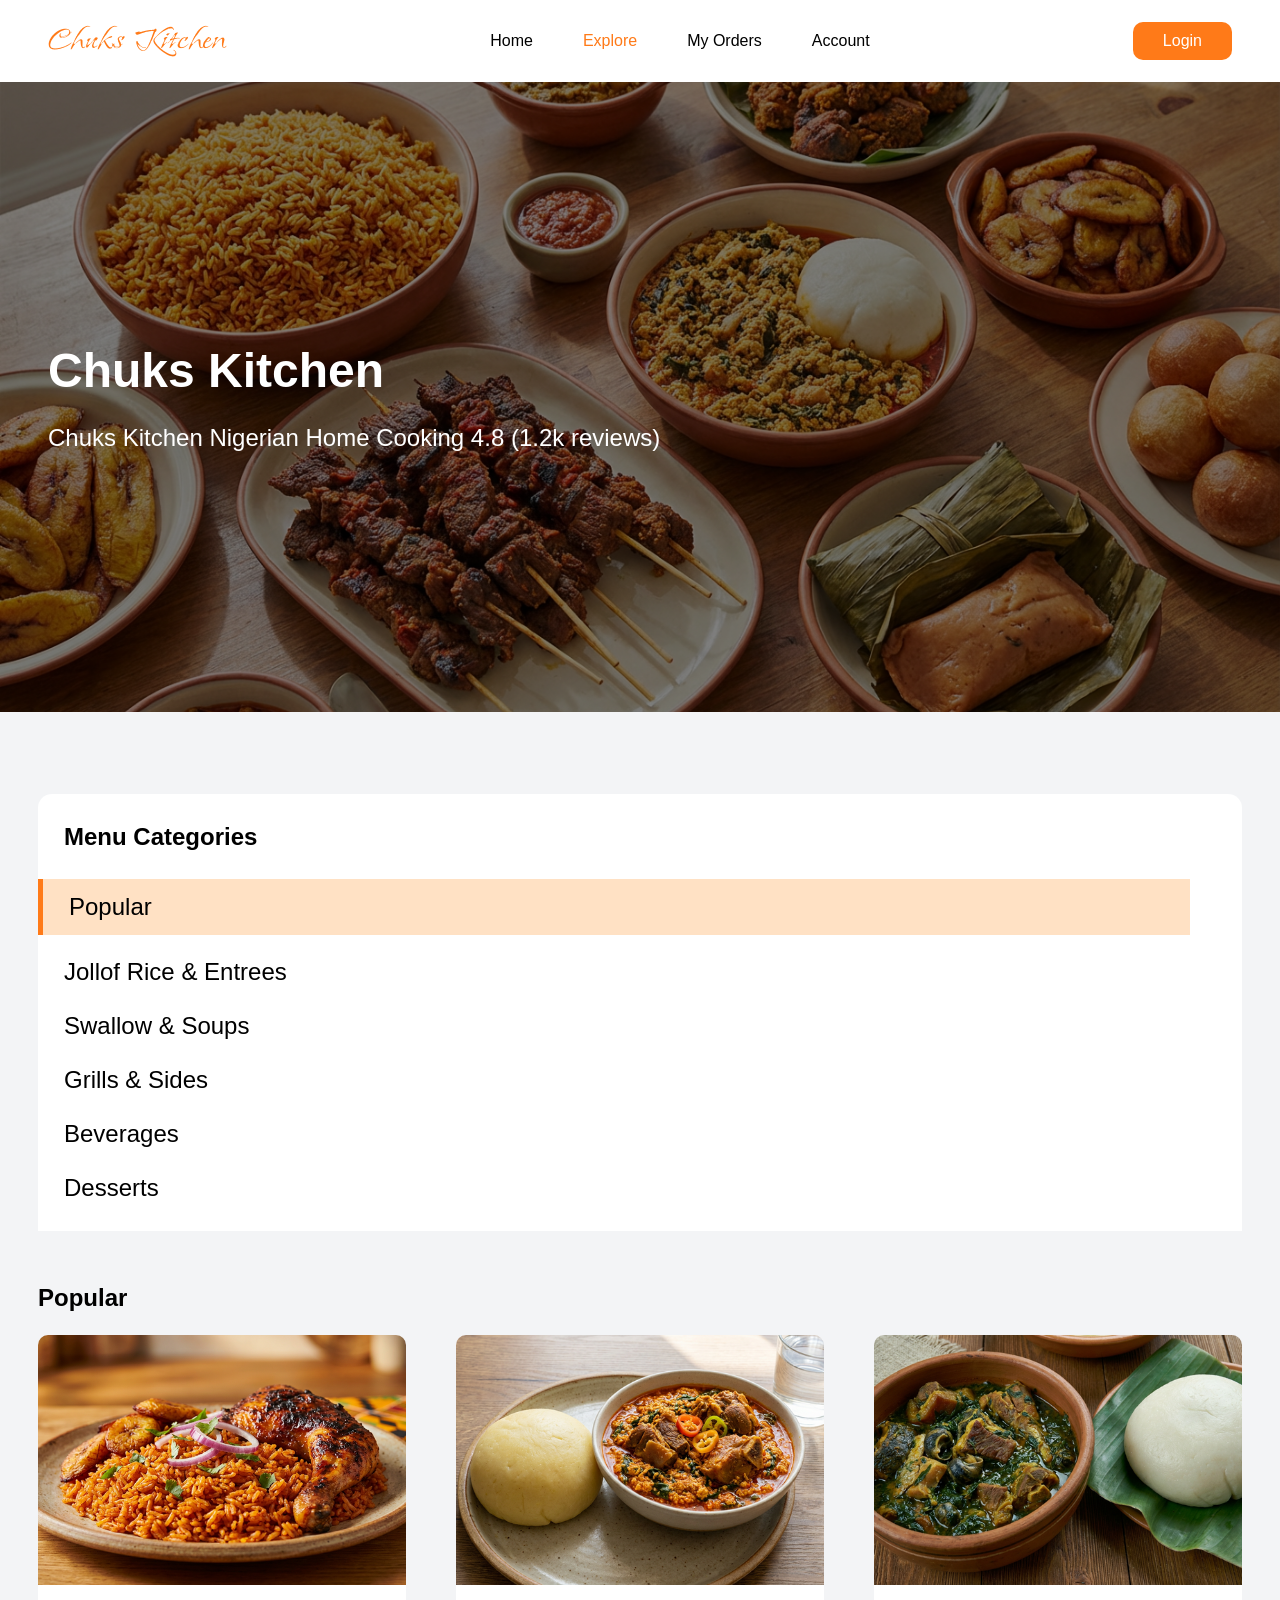
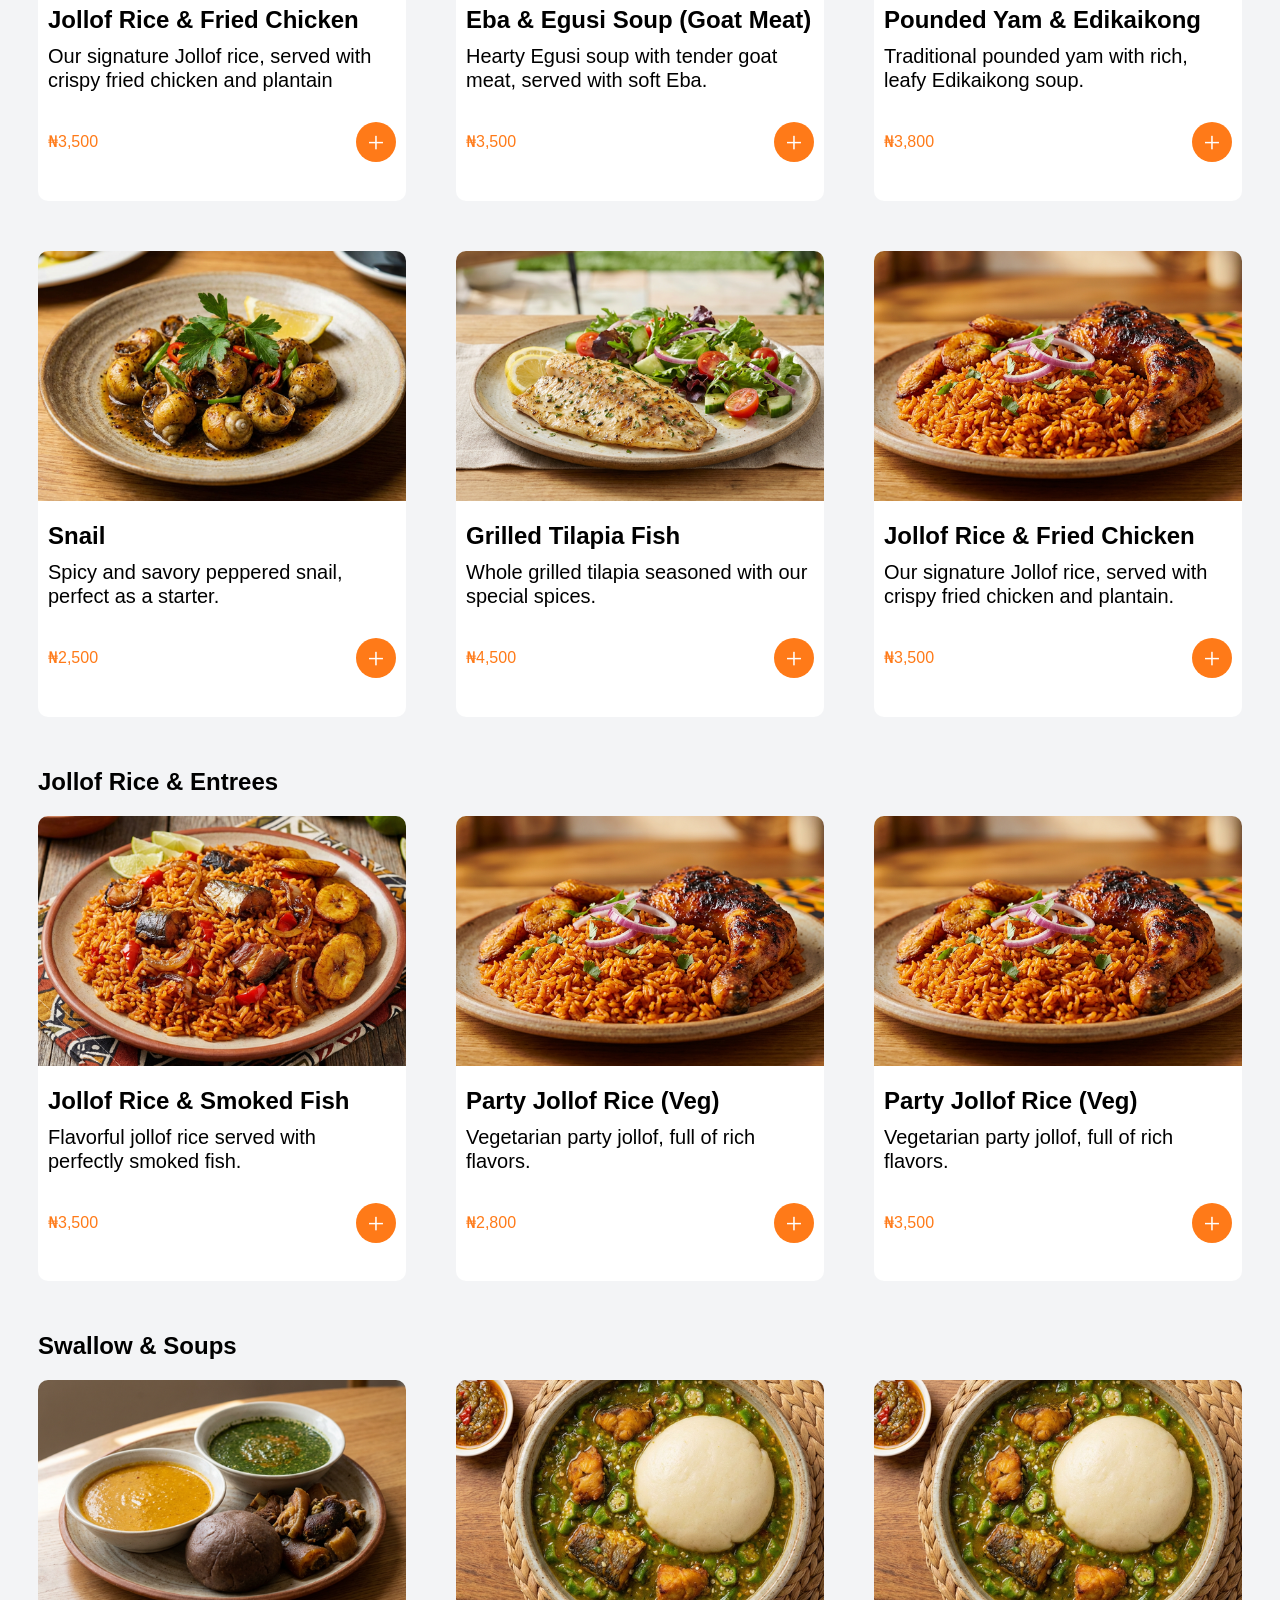
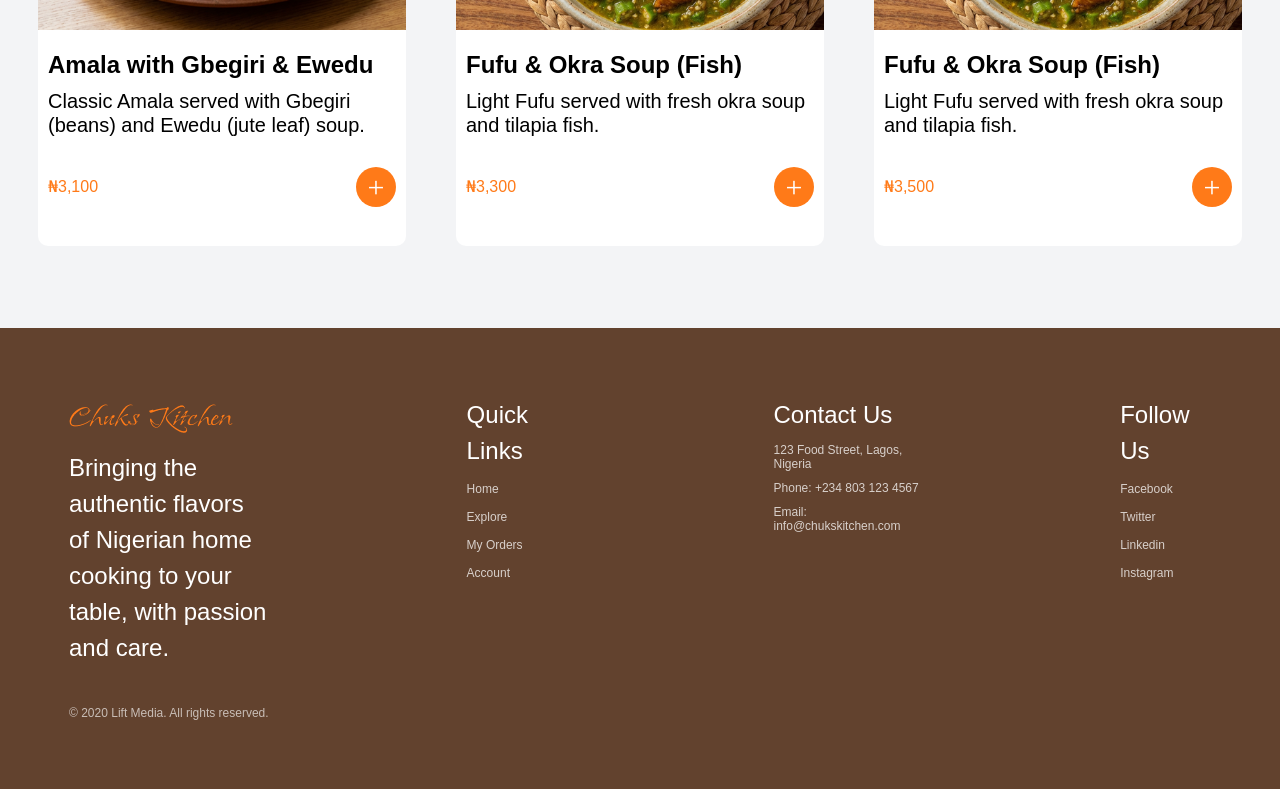
<file: menu.html>
<!DOCTYPE html>
<html lang="en">
<head>
    <meta charset="UTF-8">
    <meta name="viewport" content="width=device-width, initial-scale=1.0">
    <title>Menu</title>
    <link rel="preconnect" href="https://fonts.googleapis.com">
    <link rel="preconnect" href="https://fonts.gstatic.com" crossorigin>
    <link href="https://fonts.googleapis.com/css2?family=Island+Moments&display=swap" rel="stylesheet">
    <link rel="stylesheet" href="style.css">

    <style>
        h4{
    font-family: "Inter", sans-serif;
    font-weight: 600;
    font-size: 24px;
    line-height: 29px;
        }
    </style>
</head>
<body>
     <header>

        <nav class="navbar">
            <h1><a href="#">Chuks Kitchen</a></h1>
            <ul class="nav-links">
                <li><a href="index.html">Home</a></li>
                <li><a href="menu.html" id="active">Explore</a></li>
                <li><a href="#">My Orders</a></li>
                <li><a href="#">Account</a></li>
            </ul>
            <a href="" class="btn">Login</a>
        </nav>
        
    </header>

    <main>
        <section class="menu-hero">
            <div class="menu_hero-text">
                <h2>Chuks Kitchen</h2>
                <p>Chuks Kitchen Nigerian Home Cooking 4.8 (1.2k reviews)</p>
            </div>
        </section>

        <section class="menu-categories">

            <div class="categories">
                <h3>Menu Categories</h3>
                <a href="#popular" class="popular_text">Popular</a>
                <a href="#jollof-entry">Jollof Rice & Entrees</a>
                <a href="#swallow">Swallow & Soups</a>
                <a href="#">Grills & Sides</a>
                <a href="#">Beverages</a>
                <a href="#">Desserts</a>
            </div>

            <div class="menu-items">
                
                <div class="popular_category" id="popular">

                    <h3>Popular</h3>
                    <div class="grid">

                        <div class="menu-card special-card">
                            <img src="/resources/dish1.png" alt="Dish 1">
                            <div class="card-text">
                                <h4>Jollof Rice & Fried Chicken</h4>
                                <p>Our signature Jollof rice, served with crispy fried chicken and plantain</p>
                            </div>
                            
                            <div class="add-to_cart">
                                <p>₦3,500</p>
                                <span class="add-btn">+</span>
                            </div>
                            
                        </div>

                        <div class="menu-card special-card">
                            <img src="/resources/eba.png" alt="Dish 1">
                            <div class="card-text">
                                <h4>Eba & Egusi Soup (Goat Meat)</h4>
                                <p>Hearty Egusi soup with tender goat meat, served with soft Eba.</p>
                            </div>
                            
                            <div class="add-to_cart">
                                <p>₦3,500</p>
                                <span class="add-btn">+</span>
                            </div>
                            
                        </div>

                        <div class="menu-card special-card">
                            <img src="/resources/pounded.png" alt="Dish 1">
                            <div class="card-text">
                                <h4>Pounded Yam & Edikaikong</h4>
                                <p>Traditional pounded yam with rich, leafy Edikaikong soup.</p>

                            </div>
                            
                            <div class="add-to_cart">
                                <p>₦3,800</p>
                                <span class="add-btn">+</span>
                            </div>
                            
                        </div>

                        <div class="menu-card special-card">
                            <img src="/resources/snail.png" alt="Dish 1">
                            <div class="card-text">
                                <h4>Snail</h4>
                                <p>Spicy and savory peppered snail, perfect as a starter.</p>
                            </div>
                            
                            <div class="add-to_cart">
                                <p>₦2,500</p>
                                <span class="add-btn">+</span>
                            </div>
                            
                        </div>

                        <div class="menu-card special-card">
                            <img src="/resources/tilapia.png" alt="Dish 1">
                            <div class="card-text">
                                <h4>Grilled Tilapia Fish</h4>
                                <p>Whole grilled tilapia seasoned with our special spices.</p>
                            </div>
                            
                            <div class="add-to_cart">
                                <p>₦4,500</p>
                                <span class="add-btn">+</span>
                            </div>
                            
                        </div>


                        <div class="menu-card special-card">
                            <img src="/resources/dish1.png" alt="Dish 1">
                            <div class="card-text">
                                <h4>Jollof Rice & Fried Chicken</h4>
                                <p>Our signature Jollof rice, served with crispy fried chicken and plantain.</p>
                            </div>
                            
                            <div class="add-to_cart" >
                                <p>₦3,500</p>
                                <span class="add-btn">+</span>
                            </div>
                            
                        </div>
                    </div>
                </div>    
                    
                <div class="jollof-entry" id="jollof-entry">
                    <h4>Jollof Rice & Entrees</h4>

                    <div class="grid">

                        <div class="menu-card special-card">
                            <img src="/resources/smoked fish.png" alt="Dish 1">
                            <div class="card-text">
                                <h4>Jollof Rice & Smoked Fish</h4>
                                <p>Flavorful jollof rice served with perfectly smoked fish.</p>
                            </div>
                            
                            <div class="add-to_cart">
                                <p>₦3,500</p>
                                <span class="add-btn">+</span>
                            </div>
                            
                        </div>

                        <div class="menu-card special-card">
                            <img src="/resources/dish1.png" alt="Dish 1">
                            <div class="card-text">
                                <h4>Party Jollof Rice (Veg)</h4>
                                <p>Vegetarian party jollof, full of rich flavors.</p>
                            </div>
                            
                            <div class="add-to_cart">
                                <p>₦2,800</p>
                                <span class="add-btn">+</span>
                            </div>
                            
                        </div>

                        <div class="menu-card special-card">
                            <img src="/resources/dish1.png" alt="Dish 1">
                            <div class="card-text">
                                <h4>Party Jollof Rice (Veg)</h4>
                                <p>Vegetarian party jollof, full of rich flavors.</p>
                            </div>
                            
                            <div class="add-to_cart">
                                <p>₦3,500</p>
                                <span class="add-btn">+</span>
                            </div>
                            
                        </div>
                    </div>
                </div>

                <div class="swallow" id="swallow">
                    <h4>Swallow & Soups</h4>

                    <div class="grid">

                        <div class="menu-card special-card">
                            <img src="/resources/ewedu.png" alt="Dish 1">
                            <div class="card-text">
                                <h4>Amala with Gbegiri & Ewedu</h4>
                                <p>Classic Amala served with Gbegiri (beans) and Ewedu (jute leaf) soup.</p>
                            </div>
                            
                            <div class="add-to_cart">
                                <p>₦3,100</p>
                                <span class="add-btn">+</span>
                            </div>
                            
                        </div>

                        <div class="menu-card special-card">
                            <img src="/resources/fufu.png" alt="Dish 1">
                            <div class="card-text">
                                <h4>Fufu & Okra Soup (Fish)</h4>
                                <p>Light Fufu served with fresh okra soup and tilapia fish.</p>
                            </div>
                            
                            <div class="add-to_cart">
                                <p>₦3,300</p>
                                <span class="add-btn">+</span>
                            </div>
                            
                        </div>

                        <div class="menu-card special-card">
                            <img src="/resources/fufu.png" alt="Dish 1">
                            <div class="card-text">
                                <h4>Fufu & Okra Soup (Fish)</h4>
                                <p>Light Fufu served with fresh okra soup and tilapia fish.</p>
                            </div>
                            
                            <div class="add-to_cart">
                                <p>₦3,500</p>
                                <span class="add-btn">+</span>
                            </div>
                            
                        </div>
                    </div>
                </div>
            </div>
        </section>
    </main>

    <footer class="footer">

        <div class="footer-top">

            <div class="footer-logo">
                <h2><a href="#">Chuks Kitchen</a></h2>
                <p>Bringing the authentic flavors of Nigerian home cooking to your table, with passion and care.</p>
            </div>

            <div class="quick-links">
                <h2>Quick Links</h2>
                <ul class="quick-items">
                    <li><a href="#">Home</a></li>
                    <li><a href="#">Explore</a></li>
                    <li><a href="#">My Orders</a></li>
                    <li><a href="#">Account</a></li>
                </ul>
            </div>

            <div class="contact-us">
                <h2>Contact Us</h2>
                <p>123 Food Street, Lagos, Nigeria</p>
                <p>Phone: +234 803 123 4567</p>
                <p>Email: info@chukskitchen.com</p>
            </div>

            <div class="socials">
                <h2>Follow Us</h2>
                <ul class="social-links">
                    <li><a href="#">Facebook</a></li>
                    <li><a href="#">Twitter</a></li>
                    <li><a href="#">Linkedin</a></li>
                    <li><a href="#">Instagram</a></li>
                </ul>
            </div>
        </div>

        <div class="footer-bottom">
            <p>&copy; 2020 Lift Media. All rights reserved.</p>
        </div>
    </footer>
</body>
</html>
</file>
<file: style.css>
*{
    margin: 0;
    padding: 0;
    box-sizing: border-box;
}

html{
    scroll-behavior: smooth;
}

#active{
    color: #FF7A18;
}

.btn{
    display: inline-block;
    text-decoration: none;
    color: white;
    font-family: "Inter", sans-serif;
    font-size: 16px;
    border-radius: 10px;
    background: #FF7A18;
    padding: 10px 30px;
}

.grid{
    display: grid;
    grid-template-columns: repeat(3,1fr);
    gap: 50px;
}

@media (max-width: 1600px) {
    .grid, .dish-grid  {
        grid-template-columns: repeat(3, 1fr);
    }

    
}




/* Navbar */
.navbar{
    background: white;
    display: flex;
    justify-content: space-between;
    align-items: center;
    padding: 18px 48px;
}

.navbar h1{
    font-family: "Island Moments", cursive;
    font-weight: 400;
    font-size: 40px;
    color: #FF7A18;
}

.navbar h1 a{
    text-decoration: none;
    color: #FF7A18;
}


.nav-links{
    display: flex;
    list-style-type: none;
    gap: 50px;
}

.nav-links a{
    text-decoration: none;
    color: black;
    font-family: "Inter", sans-serif;
    font-size: 16px;
}

.nav-links a:hover{
    color: #FF7A18;
    transition: 0.3s;
}

/* Hero Section */
.hero{
    background-image: url(/resources/bg2.png);
    background-size: cover;
    background-position: center;
    height: 90vh;
    display: flex;
    flex-direction: column;
    justify-content: center;
    align-items: left;
    padding: 0 48px; 
    gap: 30px;   
    color: #fff;
    position: relative;
}

.hero::before{
    content: "";
    position: absolute;
    top: 0;
    left: 0;
    width: 100%;
    height: 100%;
    background-color: rgba(0, 0, 0, 0.5); 
    z-index: 1; 
}

.hero-text{
    max-width: 800px;
    display: flex;
    flex-direction: column;
    gap: 30px;
    align-items: flex-start;
    position: relative;
    z-index: 2;
}

.hero h2{
    color: white;
    font-family: "Inter", sans-serif;
    font-weight: 700;
    font-size: 48px;
    line-height: 61px;
}


.hero p{
    color: white;
    font-family: "Inter", sans-serif;
    font-weight: 700;
    font-size: 32px;
    line-height: 28px;
}

.search-bar{
    display: flex;
    gap: 10px;
    z-index: 2;
    position: absolute;
    bottom: -20px;
    left: 50%;
    transform: translateX(-50%);
    display: flex;
}

.search-bar a{
    position: absolute;
    left: 10px;
    top: 50%;
    transform: translateY(-50%);
    color: grey;
    font-size: 30px;
    text-decoration: none;
}

.search-input{
    padding: 20px 40px;
    border-radius: 10px;
    border: none;
    font-size: 16px;
    width: 1500px;
    display: flex;
    align-items: center;
}



.search-input::placeholder{
    color: black;
    font-weight: 600;
    font-size: 20px;
    font-family: "Inter", sans-serif;    
}

/* Popular Dishes */
.dishes{
    padding: 137px 55px;
    background: #F3F4F6;
    display: flex;
    flex-direction: column;
    gap: 50px;
}

.dishes h2{
    font-family: "Inter", sans-serif;
    font-weight: 700;
    font-size: 32px;
    line-height: 42px;
    text-align: center;
}

.dish-grid{
    display: grid;
    grid-template-columns: repeat(3, 1fr);
    gap: 50px;
}

.dish-card{
    background: white;
    /* padding: 20px; */
    border-radius: 10px;
    text-align: center;
    display: flex;
    flex-direction: column;
    gap: 50px;
    width: 100%;
    height: 393px;
    margin: 0 auto;
}

.dish-card img{
    width: 100%;
    height: 250px;
    object-fit: cover;
    border-radius: 10px 10px 0 0;
}

.dish-card h3{
    font-family: "Inter", sans-serif;
    font-weight: 600;
    font-size: 24px;
    line-height: 29px;
}


/* Special Dishes */
.special-card{
    background: white;
    border-radius: 10px;
    /* text-align: center; */
    display: flex;
    flex-direction: column;
    gap: 20px;
    width: 100%;
    height: 487px;
    margin: 0 auto;
}

.special-card img{
    width: 100%;
    height: 250px;
    object-fit: cover;
    border-radius: 10px 10px 0 0;
}

.card-text{
    padding: 10px;
    display: flex;
    flex-direction: column;
    gap: 10px;
}

.card-text h3{
    font-family: "Inter", sans-serif;
    font-weight: 600;
    font-size: 24px;
    line-height: 29px;
}

.card-text p{
    font-family: "Inter", sans-serif;
    font-weight: 500;
    font-size: 16px;
    line-height: 24px;
}

.add-to_cart{
    display: flex;
    justify-content: space-between;
    padding: 10px;
    align-items: center;
}

.add-to_cart p{
    font-family: "Inter", sans-serif;
    font-weight: 500;
    font-size: 16px;
    line-height: 24px;
    color: #FF7A18;
}

/* Addition Section  */
.addition{
    background: url(resources/bg3.png) no-repeat ;
    background-size: cover;
    background-position: center;
    padding: 164px 48px;
    position: relative;
}

.addition::before{
    content: "";
    position: absolute;
    top: 0;
    left: 0;
    width: 100%;
    height: 100%;
    background-color: rgba(0, 0, 0, 0.4); 
    z-index: 1; 
}

.addition-inside{
    max-width: 1344px;
    display: flex;
    flex-direction: column;
    gap: 30px;
    align-items: flex-start;
    position: relative;
    z-index: 2;
    color: white;
}

.addition-inside h2{
    font-family: "Inter", sans-serif;
    font-weight: 700;
    font-size: 48px;
    line-height: 61px;
}

.addition-inside p{
    font-family: "Inter", sans-serif;
    font-weight: 500;
    font-size: 24px;
    line-height: 34px;
    width: 700px;
}

/* Footer */
.footer{
    background: #62422e;
    padding: 69px;
    display: flex;
    flex-direction: column;
    gap: 40px;
}

.footer-top{
    display: flex;
    gap: 200px;
}

.footer-logo{
    width: 229.25px;
    display: flex;
    gap: 10px;
    flex-direction: column;
}

.footer-logo h2 a{
    font-family: "Island Moments", cursive;
    font-weight: 400;
    font-size: 37px;
    color: #FF7A18;
    text-decoration: none;
}

.footer-logo p{
    font-family: "Jost", sans-serif;
    font-weight: 400;
    font-size: 24px;
    line-height: 36px;
    color: #fff;
}

.quick-links{
    display: flex;
    flex-direction: column;
    gap: 10px;
}

.quick-links h2{
    font-family: "Jost", sans-serif;
    font-weight: 400;
    font-size: 24px;
    line-height: 36px;
    color: #fff;
}

.quick-items{
    list-style-type: none;
    display: flex;
    flex-direction: column;
    gap: 10px;
}

.quick-items li a{
    text-decoration: none;
    color: #fff;
    font-family: "Poppins", sans-serif;
    font-weight: 400;
    font-size: 12px;
    opacity: 75%;
}

.contact-us{
    display: flex;
    flex-direction: column;
    gap: 10px;
    color: #fff;
}

.contact-us h2{
    font-family: "Jost",sans-serif;
    font-weight: 400;
    font-size: 24px;
    line-height: 36px;
}

.contact-us p{
    font-family: "Poppins", sans-serif;
    font-weight: 400;
    font-size: 12px;
    opacity: 75%;
}

.socials{
    display: flex;
    flex-direction: column;
    gap: 10px;
    color: #fff;
}

.socials h2{
    font-family: "Jost",sans-serif;
    font-weight: 400;
    font-size: 24px;
    line-height: 36px;
}

.social-links{
    list-style-type: none;
    display: flex;
    flex-direction: column;
    gap: 10px;
}

.social-links li a{
    text-decoration: none;
    color: #fff;
    font-family: "Poppins", sans-serif;
    font-weight: 400;
    font-size: 12px;
    opacity: 75%;
}

.footer-bottom{
    color: #fff;
    font-family: "Poppins", sans-serif;
    font-weight: 400;
    font-size: 12px;
    opacity: 65%;
}

/* Menu page */

/* Menu Hero */
.menu-hero{
    background: url(resources/bg.png) no-repeat;
    background-size: cover;
    background-position: center;
    height: 70vh;
    color: #fff;
    display: flex;
    justify-content: flex-start;
    align-items: center;
    padding: 0 48px;
    position: relative;
}

.menu-hero::before{
    content: "";
    position: absolute;
    top: 0;
    left: 0;
    width: 100%;
    height: 100%;
    background-color: rgba(0, 0, 0, 0.5);
    z-index: 1;
}

.menu_hero-text{
    max-width: 800px;
    display: flex;
    flex-direction: column;
    gap: 20px;
    z-index: 2;
}

.menu_hero-text h2{
    font-family: "Inter", sans-serif;
    font-weight: 700;
    font-size: 48px;
    line-height: 61px;
}

.menu_hero-text p{
    font-family: "Inter", sans-serif;
    font-weight: 500;
    font-size: 24px;
    line-height: 34px;
}

/* Menu Categories */
.menu-categories{
    padding: 82px 38px;
    background: #F3F4F6;
    display: flex;
    flex-direction: column;
    gap: 50px;
}

.categories{
    padding: 26px;
    background: white;
    border-radius: 14px 14px 0 0;
    display: flex;
    flex-direction: column;
    gap: 20px;
    position: relative;
}

.categories h3{
    font-family: "Inter", sans-serif;
    font-weight: 600;
    font-size: 24px;
    line-height: 34px;
    margin-bottom: 5px;
}

.categories a{
    font-family: "Inter", sans-serif;
    font-weight: 500;
    font-size: 24px;
    line-height: 34px;
    text-decoration: none;
    color: black;
}

.popular_text{
    background: #FFE1C4;
    height: 56px;
    left: 0;
    width: 100%;
    display: flex;
    align-items: center;
    margin-left: -26px;
    margin-right: -26px;
    padding-left: 26px;
    border-left: 5px solid #FF7A18;
}

.menu-card{
    background: #fff;
    border-radius: 10px;
    display: flex;
    flex-direction: column;
    gap: 10px;
    /* padding: 10px; */
    position: relative;
    height: 465.75px;
    width: 100%;
}

.menu-card img{
    width: 100%;
    height: 250px;
    object-fit: cover;
    border-radius: 10px 10px 0 0;
}





.popular_category{
    display: flex;
    flex-direction: column;
    gap: 20px;
}

.popular_category h3{
    font-family: "Inter", sans-serif;
    font-weight: 600;
    font-size: 24px;
    line-height: 34px;
}

.card-text{
    padding: 10px;
    display: flex;
    flex-direction: column;
    gap: 10px;
}


.card-text p{
    font-family: "Inter", sans-serif;
    font-weight: 500;
    font-size: 20px;
    line-height: 24px;
    max-width: 500px;
}

.add-btn{
    background: #FF7A18;
    width: 25px;
    height: 25px;
    display: flex;
    align-items: center;
    justify-content: center;
    border-radius: 50%;
    color: white;
    font-size: 30px;
    font-weight: 500;
    padding: 20px;
}

.menu-items{
    display: flex;
    flex-direction: column;
    gap: 50px;
}

.jollof-entry{
    display: flex;
    flex-direction: column;
    gap: 20px;
}

.swallow{
    display: flex;
    flex-direction: column;
    gap: 20px;
}


@media (max-width: 600px) {
    .grid, .dish-grid {
        grid-template-columns: 1fr;
    }

    .search-input {
        width: 300px;
        padding: 10px 30px;
        display: flex;
        align-items: center;
        justify-content: center;
    }

    .search-input::placeholder{
        font-size: 12px;
    }

    .search-bar a{
        font-size: 20px;
    }

    .footer{
        display: none;
    }

    .nav-links{
        display: none;
    }
}
/* Details Page */
.details-grid{
    display: grid;
    grid-template-columns: 1fr 1fr;
    gap: 50px;
    position: relative;
    min-height: 100vh;
    background: #F3F4F6;
}

@media (max-width:900px){
    .grid, .dish-grid{
        grid-template-columns: repeat(2, 1fr);
    }

    .search-input{
        width: 700px;
    }

    .details-grid{
        grid-template-columns: 1fr;
    }

    .details-image{
        width: 100%;
        height: 300px;
    }

    .footer{
        display: none;
    }
}

@media (max-width:400px){
    .details-grid{
        grid-template-columns: 1fr;
    }

    .details-image img{
        width: 100%;
        object-fit: cover;
    }

}

.details-image img{
    width: 100%;
    height: 100%;
    object-fit: cover;
}

/*  */
.details-info{
    display: flex;
    flex-direction: column;
    gap: 30px;
    background: #fff;
    padding: 19px 17px;
    max-width: 683px;
    width: 100%;
    margin:  30px auto;
}

.cancel-btn-btn{
    display: flex;
    justify-content: flex-end;
}

.cancel-btn{
    text-decoration: none;
    color: #fff;
    background: black;
    width: 30px;
    height: 30px;
    display: flex;
    align-items: center;
    justify-content: center;
}

.details-info_top{
    display: flex;
    gap: 30px;
    flex-direction: column;
}

.details{
    display: flex;
    flex-direction: column;
    gap: 20px;
}

.details h2{
    font-family: "Inter", sans-serif;
    font-weight: 700;
    font-size: 32px;
    line-height: 42px;
}

.details h4{
    font-family: "Inter", sans-serif;
    font-weight: 600;
    font-size: 24px;
    color: #FF7A18;
}

.details p{
    font-family: "Inter", sans-serif;
    font-weight: 400;
    font-size: 16px;
    letter-spacing: -2%;
}

.icons{
    display: flex;
    gap: 20px;
    /* justify-content: space-between; */
}

.icon {
    text-decoration: none;
    font-family: "Inter", sans-serif;
    font-weight: 400;
    font-size: 16px;
    display: flex;
    gap: 10px;
    align-items: center;
    color: black;
}

.icon i{
    color: #FF7A18;
}


.choose-protein{
    display: flex;
    flex-direction: column;
    gap: 20px;
}

.choose-protein h2{
    font-family: "Inter", sans-serif;
    font-weight: 700;
    font-size: 32px;
    line-height: 42px;
}

.choose_box{
    display: flex;
    gap: 20px;
    width: 100%;
    padding: 8px 11px;
    border: 1px solid #BDBDBD;
    border-radius: 10px;
    justify-content: space-between;
    align-items: center;
}

.choose_box p{
    font-family: "Inter", sans-serif;
    font-weight: 400;
    font-size: 16px;
    letter-spacing: -2%;
}

.box_left{
    display: flex;
    gap: 10px;
    align-items: center;
}

.box_left input{
    width: 40px;
    height: 40px;
}

.box_left h4{
    font-family: "Inter", sans-serif;
    font-weight: 400;
    font-size: 16px;
}

.special-instructions textarea{
    width: 100%;
    height: 150px;
    border: 1px solid #BDBDBD;
    border-radius: 10px;
    padding: 10px;
    font-family: "Inter", sans-serif;
    font-weight: 400;
    font-size: 16px;
    letter-spacing: -2%;
}

.special-instructions textarea::placeholder{
    color: black;
    font-weight: 500;
    font-size: 16px;
}
</file>
